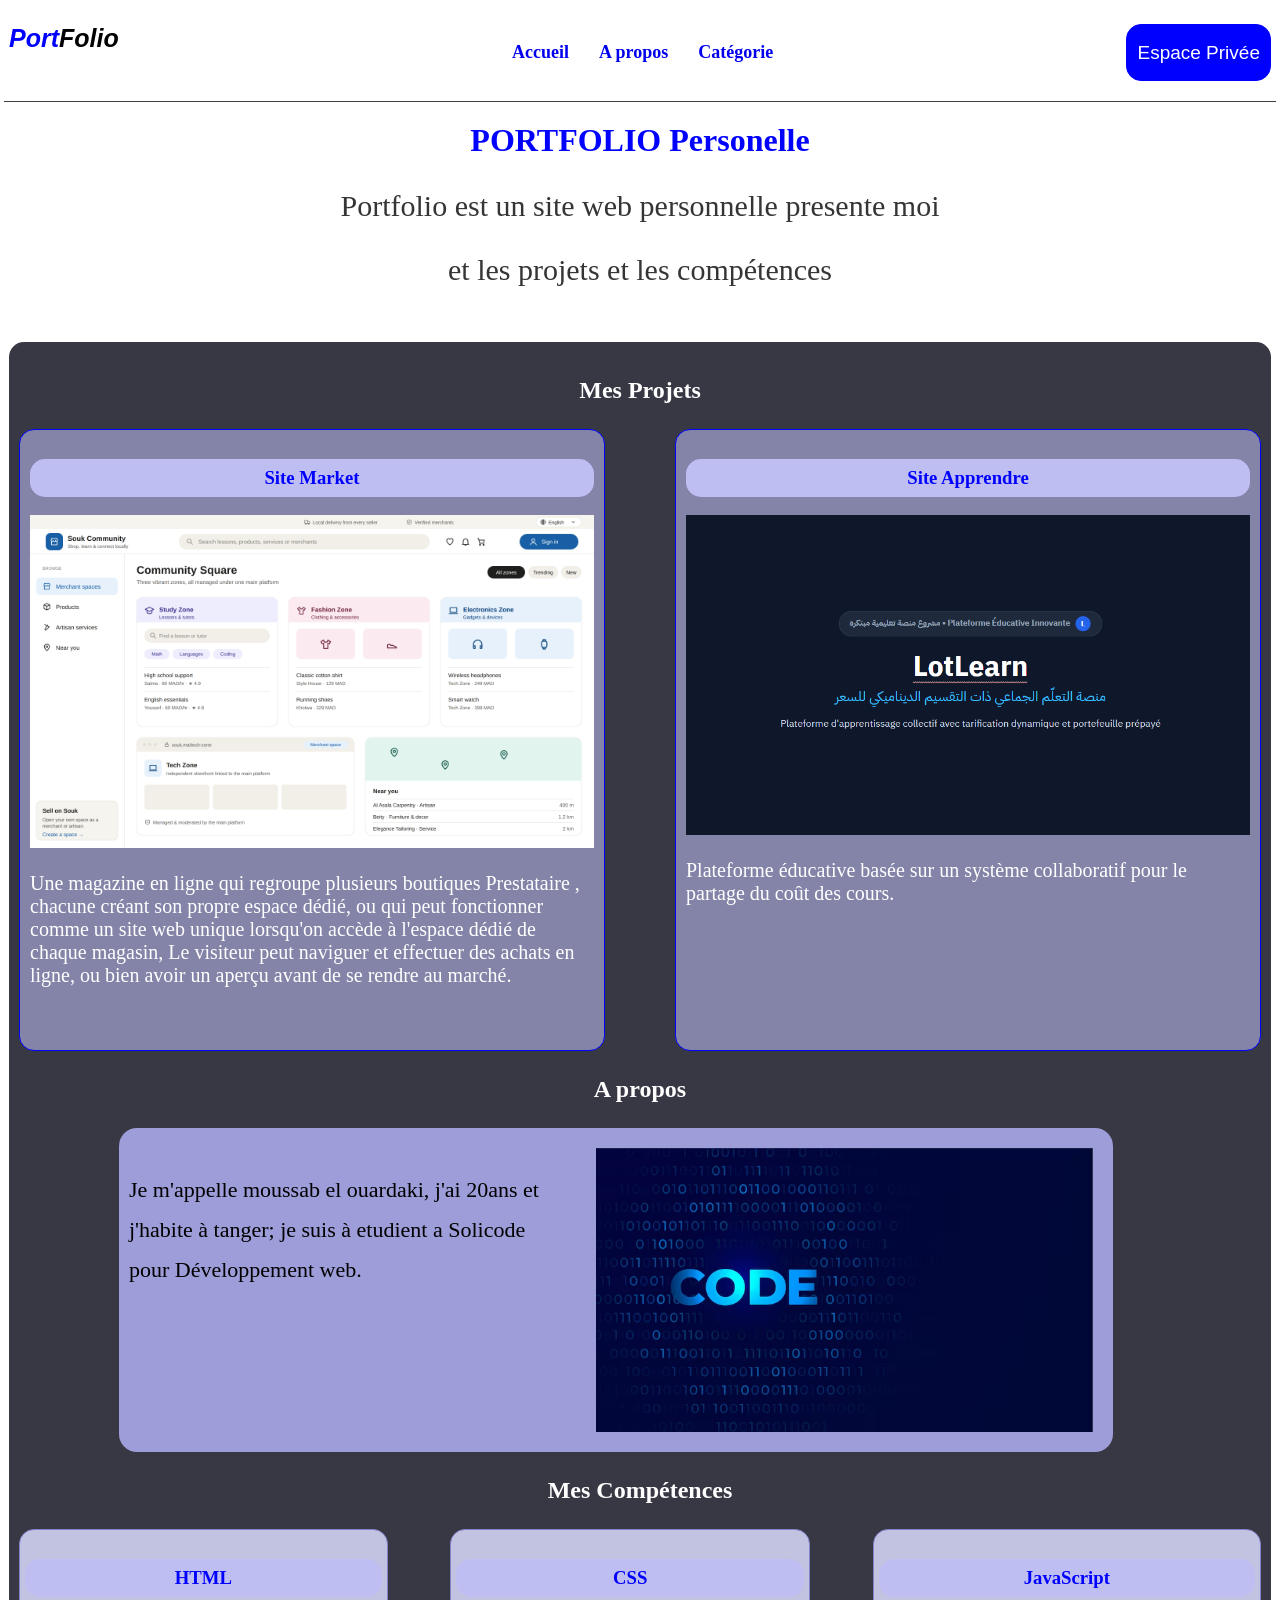
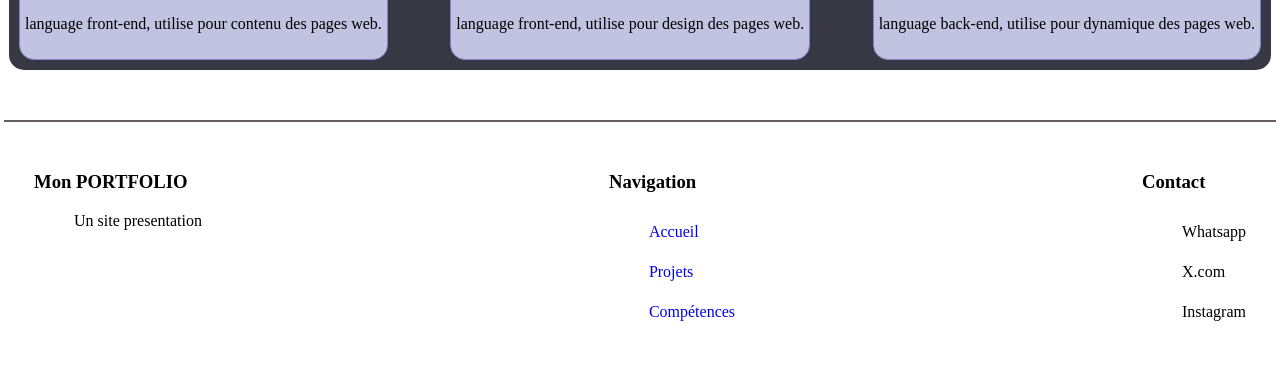
<file: S3 — Page d’accueil statique/livecoding/index.html>
<!doctype html>
<head>
    <meta charset="UTF-8">
    <title>LiveCoding</title>
    <link rel="stylesheet" href="style/code.css">
</head>

<body>
    <head class="head">
        <nav class="nav">
            <section class="name">
                <strong>Port</strong>Folio
            </section>
            <section class="categorie">
                <ul>
                    <il><a href="#accueil">Accueil</a></il>
                    <il><a href="#a-propos">A propos</a></il>
                    <il><a href="#catégorie">Catégorie</a></il>
                </ul>
            </section>
            <section class="espace-privée">
                Espace Privée
            </section>
        </nav>
        <div id="accueil" class="center">
            <h1>PORTFOLIO Personelle</h1>
            <p>Portfolio est un site web personnelle presente moi</p>
              <p> et les projets et les compétences</p>
        </div>
    </head>


    <main>

        <h2>Mes Projets</h2>
        <div id="projets" class="projets">
            <section class="projet1" >
                <h3>Site Market</h3>
                <img src="images/souk.png" alt="image de site souk">
                <p>
                    Une magazine en ligne qui regroupe plusieurs boutiques Prestataire ,
                     chacune créant son propre espace dédié, ou qui peut fonctionner comme 
                     un site web unique lorsqu'on accède à l'espace dédié de chaque magasin,
                      Le visiteur peut naviguer et effectuer des achats en ligne,
                     ou bien avoir un aperçu avant de se rendre au marché.
                </p>
            </section>
            <section class="projet2">
                <h3>Site Apprendre</h3>
                <img src="images/image.png" alt="image de site lotelearne">
                <p>
                    Plateforme éducative basée sur un système collaboratif pour le partage du coût des cours.
                </p>
            </section>
        </div>

        <h2>A propos</h2>
        <div class="a-propos">
            <section class="presente">
                
                <p>
                    Je m'appelle moussab el ouardaki, 
                    j'ai 20ans et j'habite à tanger; je suis à etudient a Solicode pour Développement web.
                </p>
            </section>
            <img src="images/image2.png" alt="image personnelle">
        </div>


        <h2>Mes Compétences</h2>
        <div id="compétences" class="compétense">
            
            <section class="html">
                <h3>HTML</h3>
                <p>
                    language front-end, utilise pour contenu des pages web.
                </p>
            </section>
            <section class="css">
                <h3>CSS</h3>
                <p>
                    language front-end, utilise pour design des pages web.
                </p>
            </section>
            <section class="javascript">
                <h3>JavaScript</h3>
                <p>
                    language back-end, utilise pour dynamique des pages web.
                </p>
            </section>
        </div>
    </main>

    <footer>
        <div class="footer">
            <div class="footer1">
                <h3>Mon PORTFOLIO</h3>
                <ul>
                    <il>Un site presentation</il>
                </ul>
            </div>
            <div class="footer2">
                <h3>Navigation</h3>
                <ul>
                    <il><a href="#accueil">Accueil</a></il><br>
                    <il><a href="#projets">Projets</a></il><br>
                    <il><a href="#compétences">Compétences</a></il>
                </ul>
            </div>
            <div class="footer3">
                <h3>Contact</h3>
                <ul>
                    <il>Whatsapp</il><br>
                    <il>X.com</il><br>
                    <il>Instagram</il>
                </ul>
            </div>
            
        </div>
    </footer>
</body>
</file>
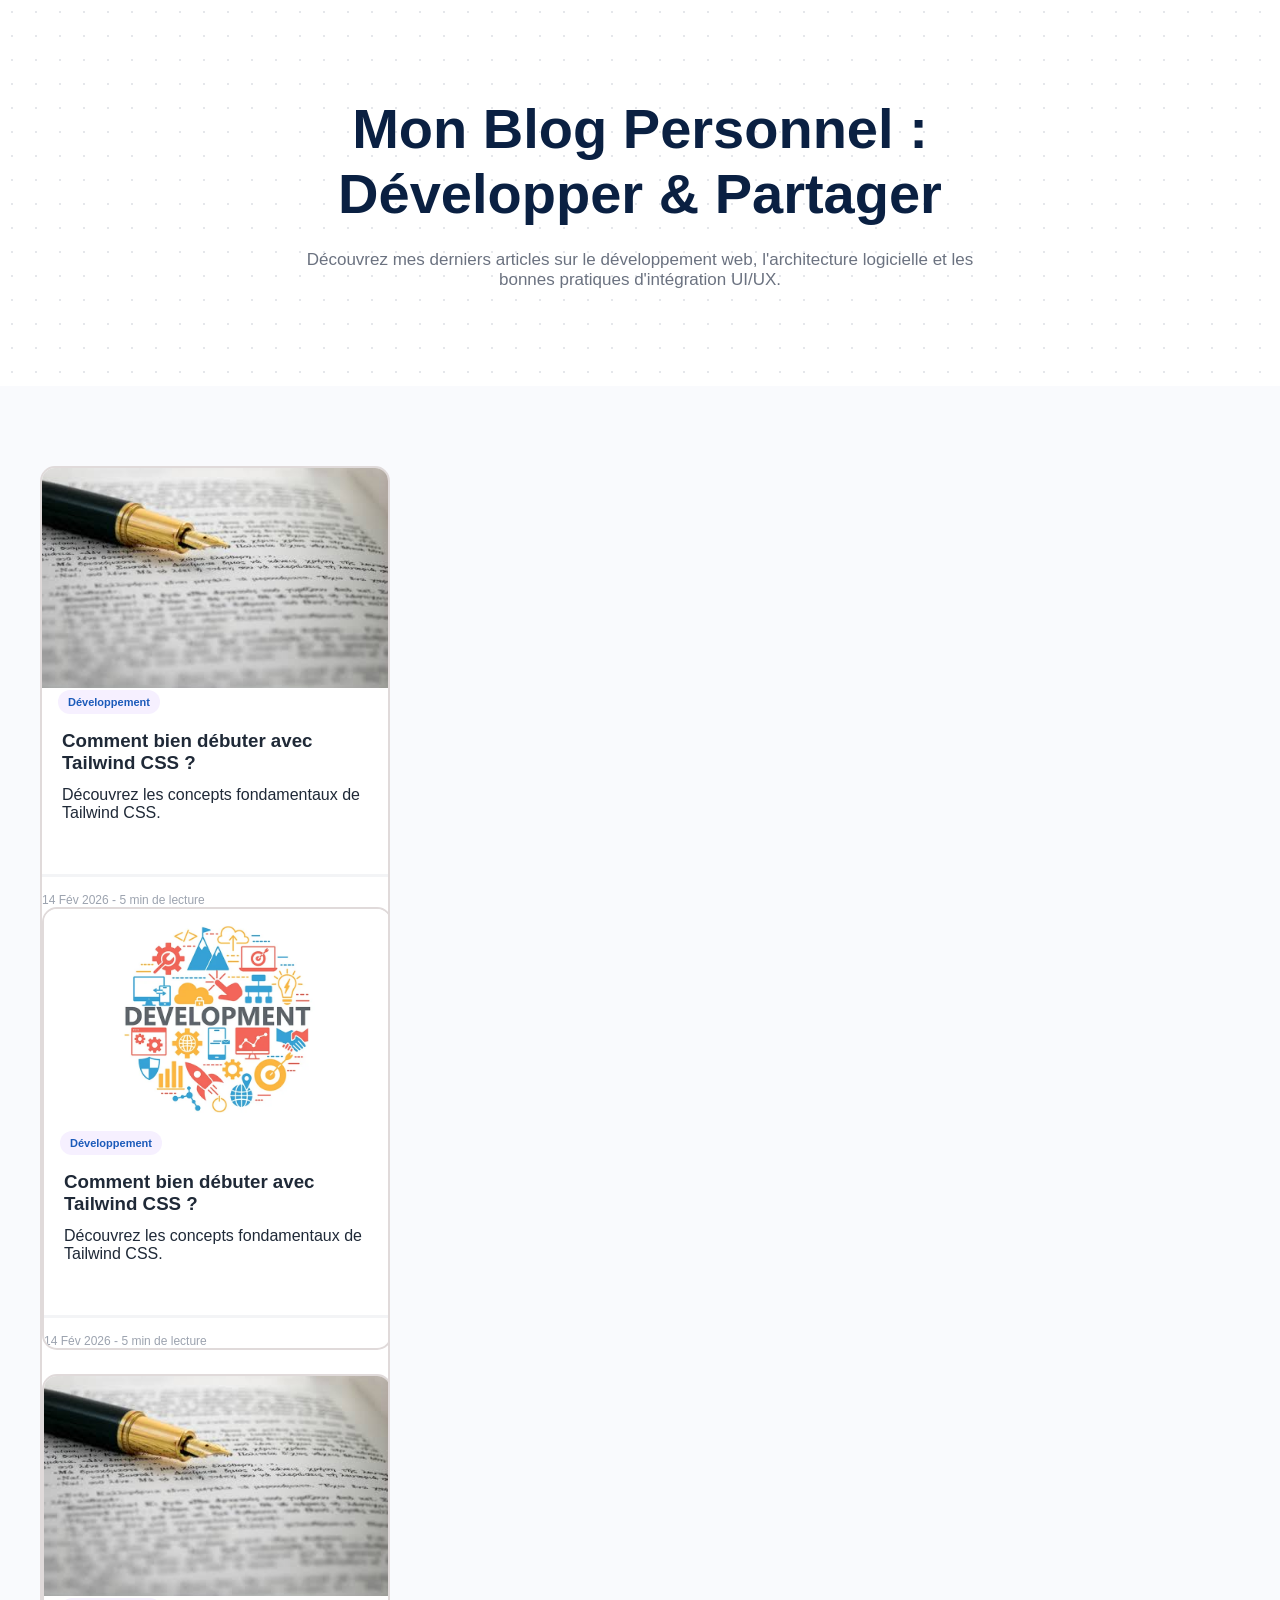
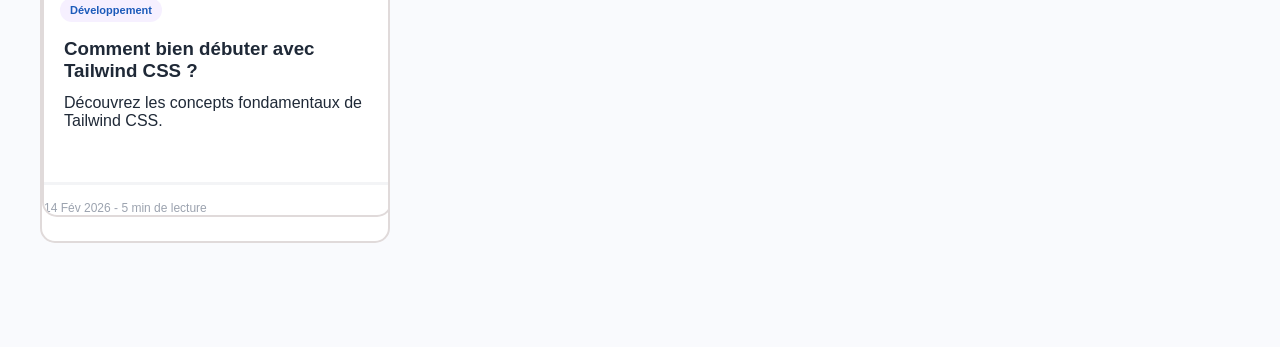
<file: S3 — Page d’accueil statique/T26_Regrouper_ressources_communes/index.html>
<!DOCTYPE html>
<html lang="fr">
<head>
    <meta charset="UTF-8">
    <title>Mon Blog</title>                                       
    <link rel="stylesheet" href="css\code.css">
    <link rel="stylesheet" href="css\components.css">
    <link rel="stylesheet" href="css\global.css">
</head>
<body>
    <section class="banniere-accueil">
        <h1>Mon Blog Personnel :<br><span>Développer &amp; Partager</span></h1>
        
        <p>Découvrez mes derniers articles sur le développement web, l'architecture logicielle et les bonnes pratiques d'intégration UI/UX.</p>
    </section>
    
    <section class="section-articles">
        <div class="conteneur-articles">
            
            <div class="carte-article">
                
                    <a href="#" class="carte-image">
                        <img src="images\author.jpg" alt="Code source">
                    </a>

                    <span class="etiquette-categorie">Développement</span>
                    
                    <div class="carte-contenu">
                        <h3>Comment bien débuter avec Tailwind CSS ?</h3>
                        <p>Découvrez les concepts fondamentaux de Tailwind CSS.</p>
                    </div>

                    <div class="carte-meta">
                        <span>14 Fév 2026</span>
                        <span>- 5 min de lecture</span>
                    </div>
                    
                
                <div class="carte-article">
                    <a href="#" class="carte-image">
                        <img src="images\imageT212.webp" alt="Code source">
                    </a>

                    <span class="etiquette-categorie">Développement</span>
                    
                    <div class="carte-contenu">
                        <h3>Comment bien débuter avec Tailwind CSS ?</h3>
                        <p>Découvrez les concepts fondamentaux de Tailwind CSS.</p>
                    </div>

                    <div class="carte-meta">
                        <span>14 Fév 2026</span>
                        <span>- 5 min de lecture</span>
                    </div>
                </div>
                
                <div class="carte-article">
        
                    <a href="#" class="carte-image">
                        <img src="images\author.jpg" alt="Code source">
                    </a>

                    <span class="etiquette-categorie">Développement</span>
                    
                    <div class="carte-contenu">
                        <h3>Comment bien débuter avec Tailwind CSS ?</h3>
                        <p>Découvrez les concepts fondamentaux de Tailwind CSS.</p>
                    </div>

                    <div class="carte-meta">
                        <span>14 Fév 2026</span>
                        <span>- 5 min de lecture</span>
                    </div>
                    
                </div>
            </div>

        </div>
    </section>

</body>
</html>
</file>
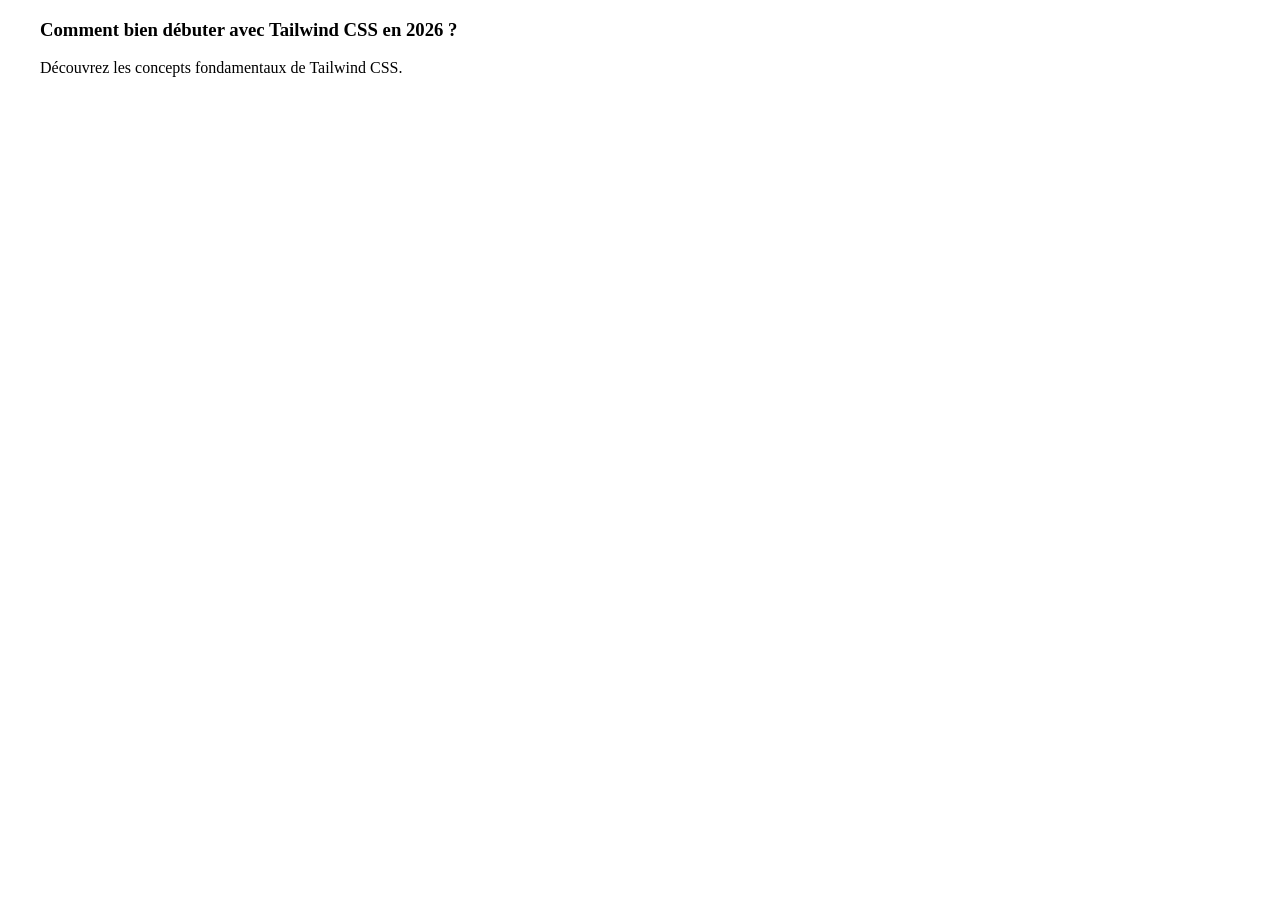
<file: S3 — Page d’accueil statique/CSS/T21_Contraindre_dimensions_carte/index.html>
<!DOCTYPE html>
<html lang="fr">
<head>
    <meta charset="UTF-8">
    <title>Mon Blog</title>
    <link rel="stylesheet" href="pages.css">
</head>
<body>
    
    <!-- Nouveau conteneur principal -->
    <section class="section-articles">
        <div class="conteneur-articles">
            
            <div class="carte-article">
                <div class="carte-contenu">
                    <h3>Comment bien débuter avec Tailwind CSS en 2026 ?</h3>
                    <p>Découvrez les concepts fondamentaux de Tailwind CSS.</p>
                </div>
            </div>

        </div>
    </section>

</body>
</html>
</file>
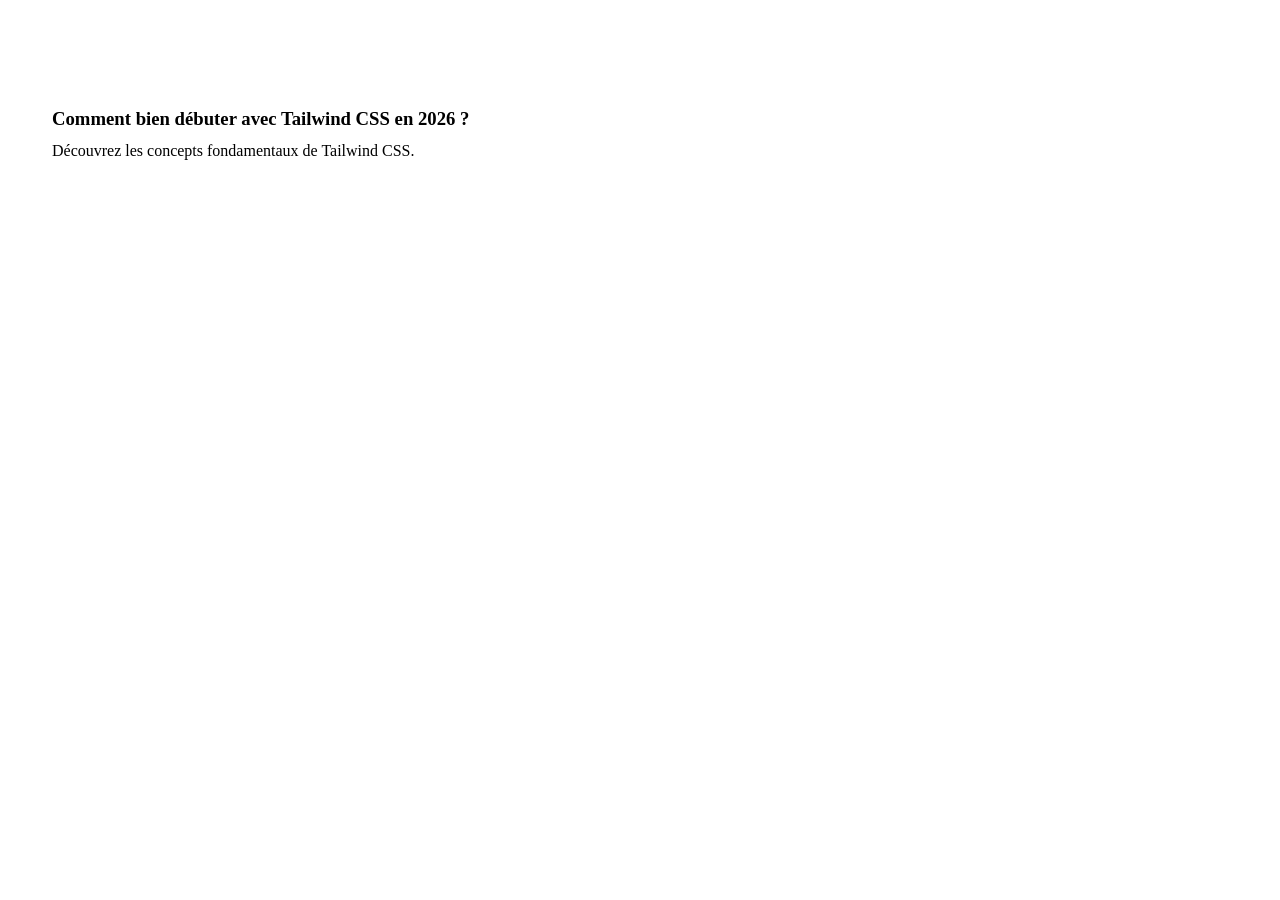
<file: S3 — Page d’accueil statique/CSS/T22_Organiser_espace_carte/index.html>
<!DOCTYPE html>
<html lang="fr">
<head>
    <meta charset="UTF-8">
    <title>Mon Blog</title>                                       
    <link rel="stylesheet" href="components.css">
</head>
<body>
    
    <!-- Nouveau conteneur principal -->
    <section class="section-articles">
        <div class="conteneur-articles">
            
            <div class="carte-article">
                <div class="carte-contenu">
                    <h3>Comment bien débuter avec Tailwind CSS en 2026 ?</h3>
                    <p>Découvrez les concepts fondamentaux de Tailwind CSS.</p>
                </div>
            </div>

        </div>
    </section>

</body>
</html>
</file>
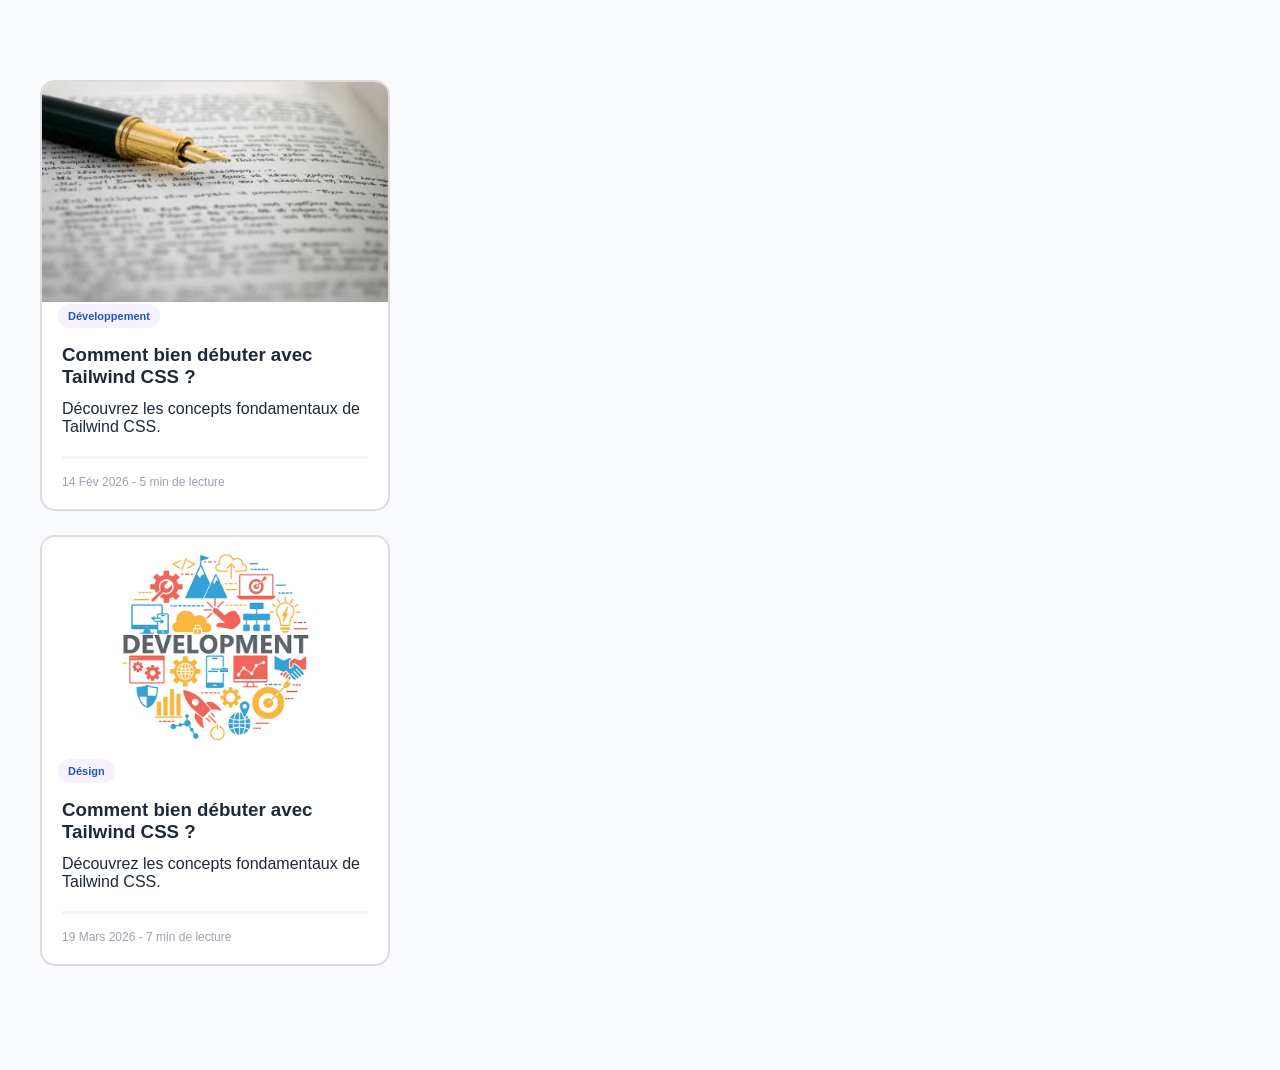
<file: S3 — Page d’accueil statique/CSS/T24_Construire_carte_article_homogène/index.html>
<!DOCTYPE html>
<html lang="fr">
<head>
    <meta charset="UTF-8">
    <title>Mon Blog</title>                                       
    <link rel="stylesheet" href="code.css">
    <link rel="stylesheet" href="components.css">
    <link rel="stylesheet" href="global.css">
</head>
<body>
    
    <!-- Nouveau conteneur principal -->
    <section class="section-articles">
        <div class="conteneur-articles">
            
            <div class="carte-article">
        
                    <!-- Nouveau bloc image -->
                    <a href="#" class="carte-image">
                        <img src="author.jpg" alt="Code source">
                    </a>
                    <span class="etiquette-categorie">Développement</span>
                    
                    <!-- Bloc de contenu déjà existant -->
                    <div class="carte-contenu">
                        <h3>Comment bien débuter avec Tailwind CSS ?</h3>
                        <p>Découvrez les concepts fondamentaux de Tailwind CSS.</p>
                        <div class="carte-meta">
                            <span>14 Fév 2026</span>
                            <span>- 5 min de lecture</span>
                        </div>
                    </div>
                    

                
            </div>
            <div class="carte-article">
        
                <!-- Nouveau bloc image -->
                <a href="#" class="carte-image">
                    <img src="imageT212.webp" alt="Code source">
                </a>
                <span class="etiquette-categorie">Désign</span>
                
                <!-- Bloc de contenu déjà existant -->
                <div class="carte-contenu">
                    <h3>Comment bien débuter avec Tailwind CSS ?</h3>
                    <p>Découvrez les concepts fondamentaux de Tailwind CSS.</p>
                    <div class="carte-meta">
                        <span>19 Mars 2026</span>
                        <span>- 7 min de lecture</span>
                    </div>
                </div>
                
            
        </div>
        </div>
    </section>

</body>
</html>
</file>
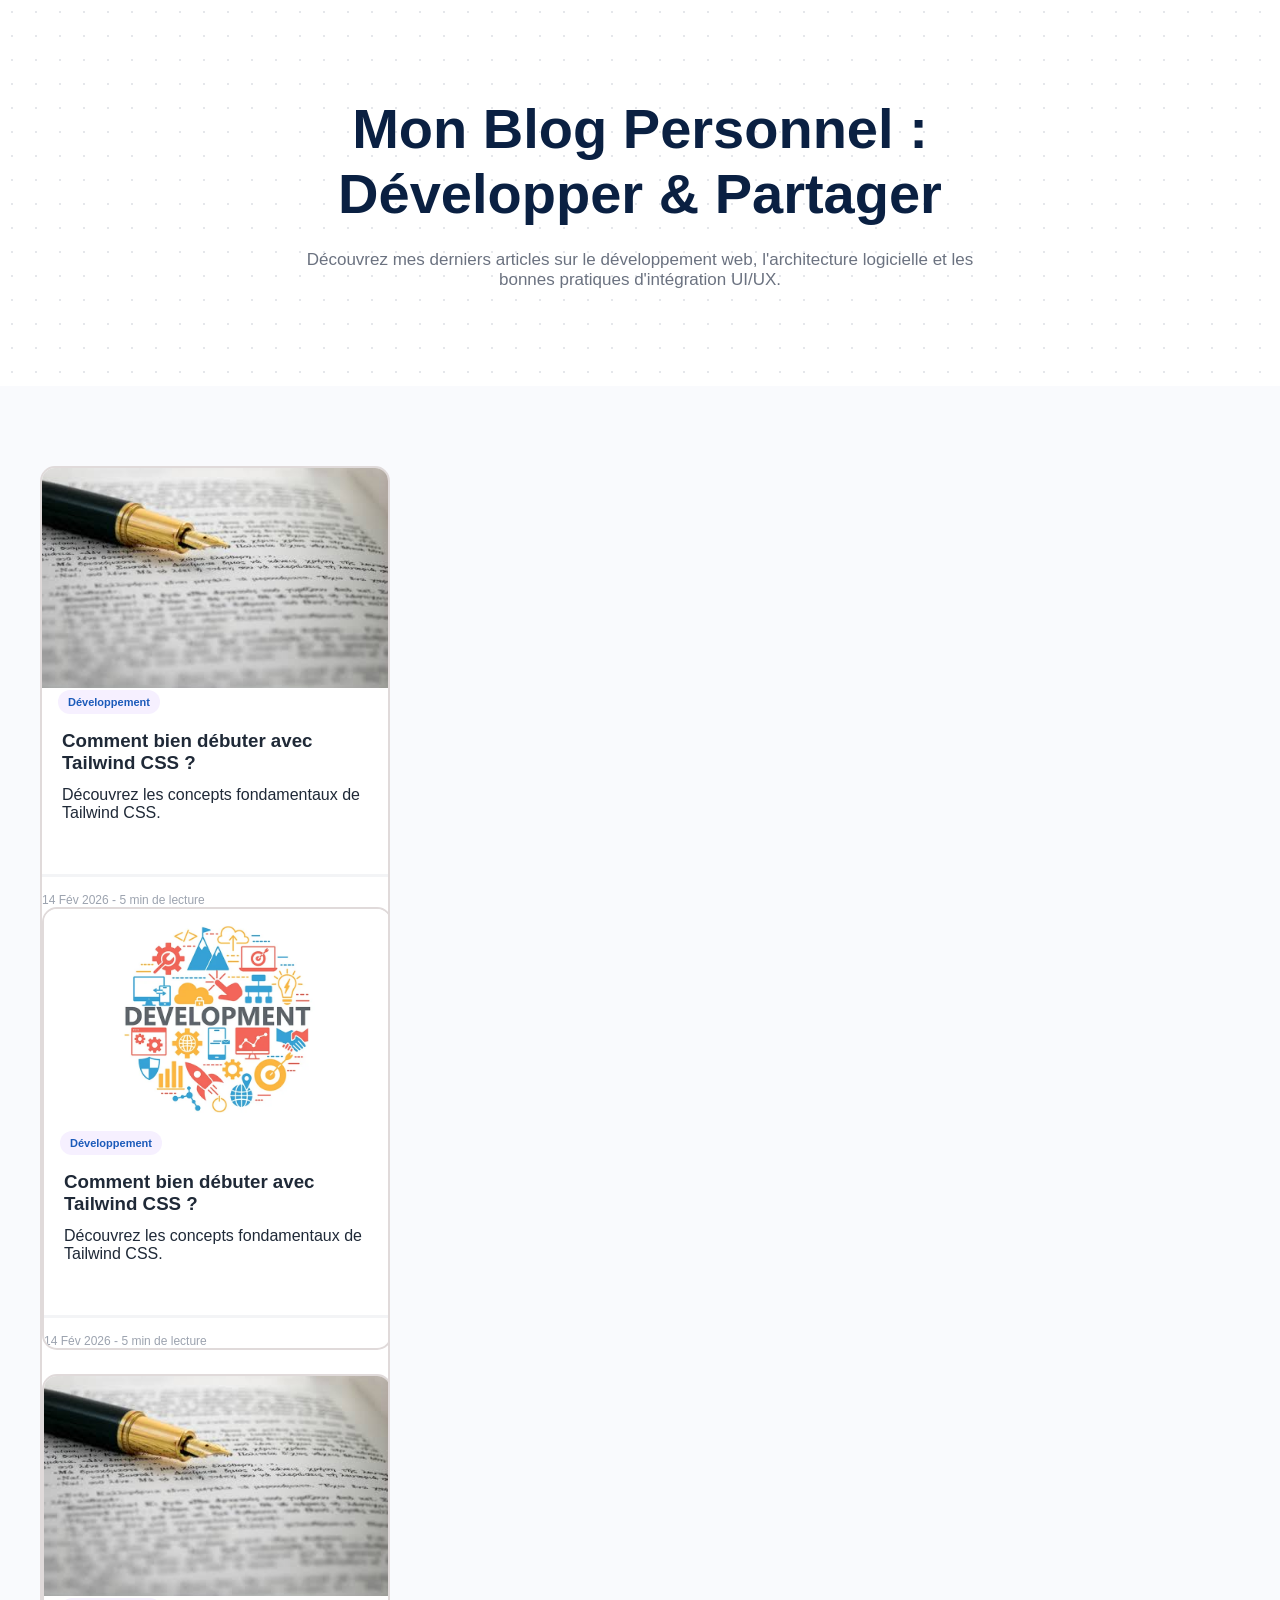
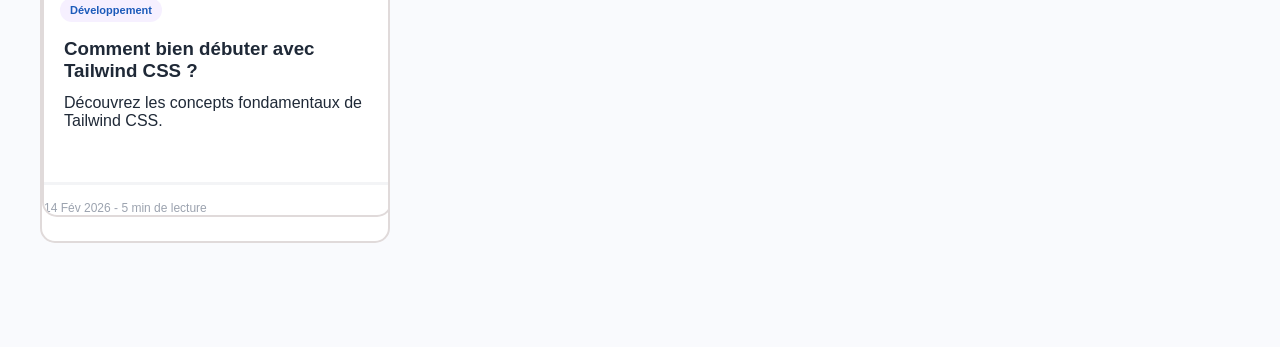
<file: S3 — Page d’accueil statique/CSS/T25_synthese_cates_articles/index.html>
<!DOCTYPE html>
<html lang="fr">
<head>
    <meta charset="UTF-8">
    <title>Mon Blog</title>                                       
    <link rel="stylesheet" href="code.css">
    <link rel="stylesheet" href="components.css">
    <link rel="stylesheet" href="global.css">
</head>
<body>
    <section class="banniere-accueil">
        <h1>Mon Blog Personnel :<br><span>Développer &amp; Partager</span></h1>
        
        <p>Découvrez mes derniers articles sur le développement web, l'architecture logicielle et les bonnes pratiques d'intégration UI/UX.</p>
    </section>
    
    <section class="section-articles">
        <div class="conteneur-articles">
            
            <div class="carte-article">
                
                    <a href="#" class="carte-image">
                        <img src="author.jpg" alt="Code source">
                    </a>

                    <span class="etiquette-categorie">Développement</span>
                    
                    <div class="carte-contenu">
                        <h3>Comment bien débuter avec Tailwind CSS ?</h3>
                        <p>Découvrez les concepts fondamentaux de Tailwind CSS.</p>
                    </div>

                    <div class="carte-meta">
                        <span>14 Fév 2026</span>
                        <span>- 5 min de lecture</span>
                    </div>
                    
                
                <div class="carte-article">
                    <a href="#" class="carte-image">
                        <img src="imageT212.webp" alt="Code source">
                    </a>

                    <span class="etiquette-categorie">Développement</span>
                    
                    <div class="carte-contenu">
                        <h3>Comment bien débuter avec Tailwind CSS ?</h3>
                        <p>Découvrez les concepts fondamentaux de Tailwind CSS.</p>
                    </div>

                    <div class="carte-meta">
                        <span>14 Fév 2026</span>
                        <span>- 5 min de lecture</span>
                    </div>
                </div>
                
                <div class="carte-article">
        
                    <a href="#" class="carte-image">
                        <img src="author.jpg" alt="Code source">
                    </a>

                    <span class="etiquette-categorie">Développement</span>
                    
                    <div class="carte-contenu">
                        <h3>Comment bien débuter avec Tailwind CSS ?</h3>
                        <p>Découvrez les concepts fondamentaux de Tailwind CSS.</p>
                    </div>

                    <div class="carte-meta">
                        <span>14 Fév 2026</span>
                        <span>- 5 min de lecture</span>
                    </div>
                    
                </div>
            </div>

        </div>
    </section>

</body>
</html>
</file>
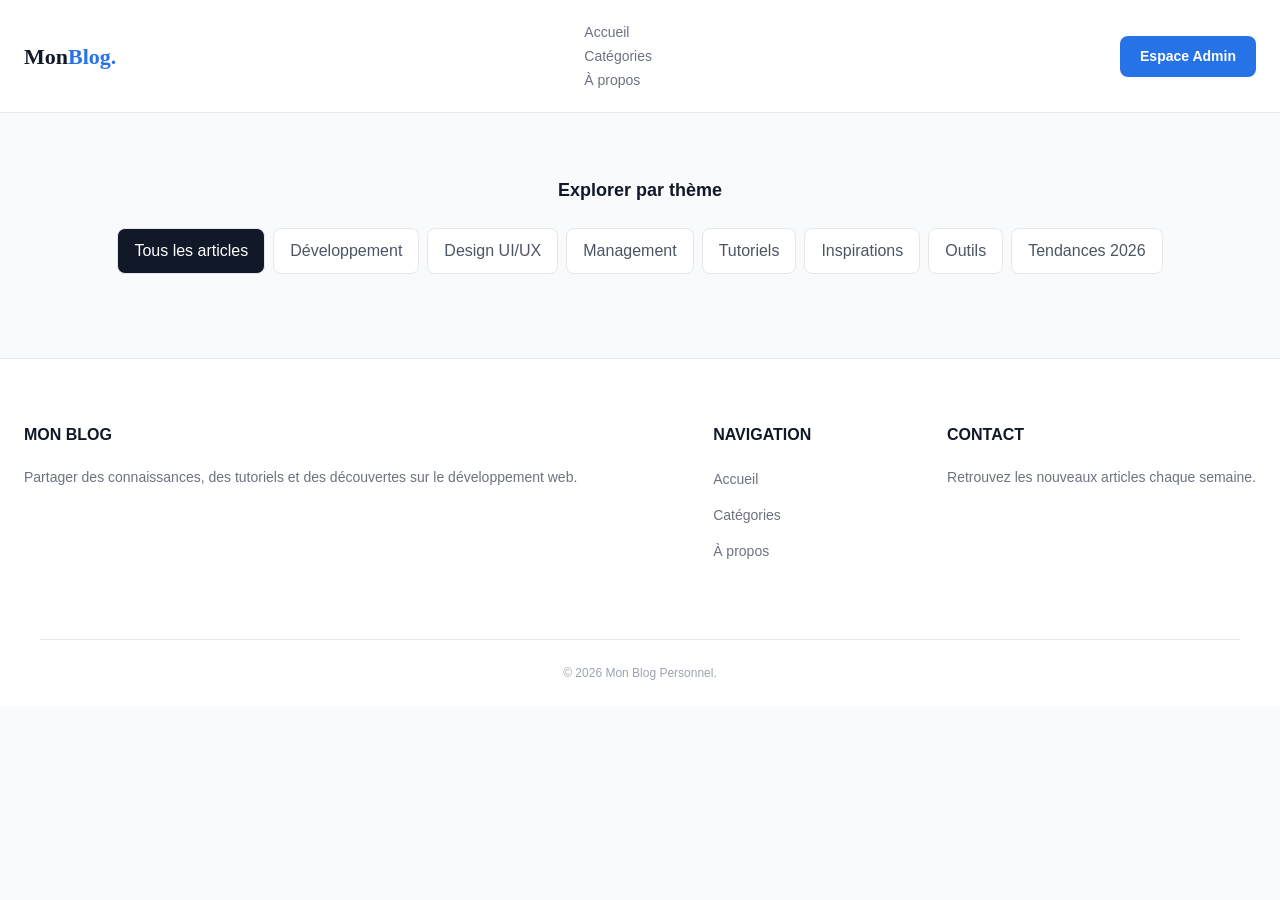
<file: S3 — Page d’accueil statique/CSS/T31_Faire_passer_éléments_ligne/index.html>
<!DOCTYPE html>
<html lang="fr">
<head>
    <meta charset="UTF-8">
    <meta name="viewport" content="width=device-width, initial-scale=1.0">
    <title>Mon Blog Personnel - Accueil</title>
    <!-- Chargement des différents fichiers CSS -->
    <link rel="stylesheet" href="css/global.css">
    <link rel="stylesheet" href="css/layout.css">
    <link rel="stylesheet" href="css/components.css">
    <link rel="stylesheet" href="css/pages.css">
</head>
<body>
    <header class="en-tete-site">
        <nav class="barre-navigation">
            <a href="index.html" class="logo">
                <span class="logo-sombre">Mon</span><span class="logo-couleur">Blog.</span>
            </a>
            <ul class="liens-navigation">
                <li><a href="#">Accueil</a></li>
                <li><a href="#">Catégories</a></li>
                <li><a href="#">À propos</a></li>
            </ul>
            <a href="#" class="bouton-principal">Espace Admin</a>
        </nav>
    </header>
    <section class="filtre-categories">
        <h2>Explorer par thème</h2>
        <div class="liste-filtres">
            <a href="#" class="pilule-filtre actif">Tous les articles</a>
            <a href="#" class="pilule-filtre">Développement</a>
            <a href="#" class="pilule-filtre">Design UI/UX</a>
            <a href="#" class="pilule-filtre">Management</a>
            <a href="#" class="pilule-filtre">Tutoriels</a>
            <a href="#" class="pilule-filtre">Inspirations</a>
            <a href="#" class="pilule-filtre">Outils</a>
            <a href="#" class="pilule-filtre">Tendances 2026</a>
        </div>
    </section>
    <footer class="pied-de-page">
        <div class="conteneur-pied-de-page">
            <div class="colonne-pied-de-page">
                <h2>Mon Blog</h2>
                <p>Partager des connaissances, des tutoriels et des découvertes sur le développement web.</p>
            </div>
            <div class="colonne-pied-de-page">
                <h2>Navigation</h2>
                <ul>
                    <li><a href="#">Accueil</a></li>
                    <li><a href="#">Catégories</a></li>
                    <li><a href="#">À propos</a></li>
                </ul>
            </div>
            <div class="colonne-pied-de-page">
                <h2>Contact</h2>
                <p>Retrouvez les nouveaux articles chaque semaine.</p>
            </div>
        </div>
        <div class="bas-pied-de-page">
            <p>&copy; 2026 Mon Blog Personnel.</p>
        </div>
    </footer>
</body>
</html>
</file>
<file: S3 — Page d’accueil statique/livecoding/style/code.css>
body {
    max-width:100%;
    margin:4px;
    background:rgb(255, 255, 255);
}
.nav {
    display:flex;
    justify-content:space-between;
    padding:20px 5px;
    border-bottom:1px solid rgb(63, 61, 61);
}
.name strong {
    color:blue;
}
.name {
    font-family:'Gill Sans', 'Gill Sans MT', Calibri, 'Trebuchet MS', sans-serif ;
    font-style:italic;
    font-weight:bolder;
    font-size:25px;
}
.categorie ul {
    display:flex;
    gap:30px;
    font-size:18px;
    align-items:center;
    color:blue;
    font-weight:bolder;
}
a {
    text-decoration:none;
}
.espace-privée {
    display:flex;
    background:blue;
    color:white;
    padding:10px;
    border:1px solid blue;
    border-radius:15px;
    align-items:center;
    font-size:19px;
    font-family:'Lucida Sans', 'Lucida Sans Regular', 'Lucida Grande', 'Lucida Sans Unicode', Geneva, Verdana, sans-serif;
}

.center {
    margin:20px 0;
    height:200px;
}
.center h1{
    display:flex;
    justify-content:center;
    font: size 20px;color:blue;
    margin:20px 0 15px 0;
}
.center p {
    display:flex;
    justify-content:center;
    font-size:30px;
    color:rgb(54, 53, 53);
    margin-top:30px;
}

main {
    background:rgb(56, 56, 68);
    margin:5px;
    border-radius:15px;
    padding:10px;
}

h2 {
    color:white;
    display:block;
    text-align:center;
    margin:25px 0;
}

.projets {
    display:flex;
    justify-content:space-between;
    gap:70px;
    flex:1;
}
.projets img {
    width:100%;
}
.projet1  {
    width:50%;
    border:1px solid blue;
}
.projets section {
    flex: 1;
    height:600px;
    padding:10px;
    border-radius:15px;
    border:1px solid blue;
    background:rgb(132, 132, 169);
}
.projets h3 {
    text-align:center;
    background:rgb(190, 190, 242);
    color:blue;
    border-radius:15px;
    padding:8px 0;
}
.projets p {
    color:rgb(255, 255, 255);
    font-size:20px;
}


/*a propos*/

.a-propos {
    display:flex;
    width:80%;
    margin-left:100px;
    background:rgb(157, 157, 217);
    border-radius:18px;
}
.a-propos img {
    width:50%;
    border-radius:15px;
    padding:20px;
}
.a-propos p {
    padding:20px 10px;
    font-size:22px;
    line-height:40px;
}



.compétense section {
    background:rgb(194, 194, 225);
    gap:5px;
    padding:10px 5px;
    border-radius: 15px;
    border:1px solid rgb(131, 131, 202);
}

.compétense {
    display:flex;
    justify-content:space-between;
    flex:1;
}
.compétense h3{
    text-align:center;
    background:rgb(190, 190, 242);
    color:blue;
    border-radius:15px;
    padding:8px 0;
}

.footer {
    display:flex;
    justify-content:space-between;
    padding:30px;
    border-top:2px solid rgb(101, 93, 93);
    margin-top:50px;
}
.footer2 ul {
    line-height:40px;
}

.footer3 ul {
    line-height:40px;
}
</file>
<file: S3 — Page d’accueil statique/CSS/T21_Contraindre_dimensions_carte/pages.css>
/* css/pages.css */
.conteneur-articles {
    max-width: 1200px;
    /* La marge "auto" à gauche et à droite centre l'élément */
    margin: 0 auto; 
}
</file>
<file: S3 — Page d’accueil statique/CSS/T22_Organiser_espace_carte/components.css>
.carte-contenu {
    padding:20px;
}
.carte-article {
    margin-bottom:24px;
}
.carte-contenu h3{
    margin:0;
}
.carte-contenu p{
    margin:12px 0;
}
.section-articles{
    padding: 80px 24px;
}
</file>
<file: S3 — Page d’accueil statique/CSS/T24_Construire_carte_article_homogène/code.css>
.etiquette-categorie {

    margin:16px 16px 0;
    padding:6px 19;
    margin:16px 16px 0;
    padding:6px 10px;
    font-size:11px;
    font-weight:700;
    border-radius:99px;
    background:#f6f0ff;
    color:#1c5bba;
}
.carte-meta {
    border-top:3px solid #f3f4f6;
    padding-top:16px;
    font-size:12px;
    color:#9ca3af;
    margin-top:20px;
}
.conteneur-articles {
    max-width:1200px;
    margin:0 auto;
}
</file>
<file: S3 — Page d’accueil statique/CSS/T24_Construire_carte_article_homogène/components.css>
.carte-article {
    width:350px;
    border:2px solid rgb(224, 218, 218);
    background:#ffffff;
    border-radius:15px;
    overflow:hidden;
    margin-bottom:24px;
}
.carte-image {
    display:block;
}
.carte-image img {
    height:220px;
    width:100%;
    object-fit:cover;
}
.carte-contenu {
    padding: 20px;
}
.carte-contenu h3 {
    margin: 0; /* Enlève la marge par défaut du titre */
}

.carte-contenu p {
    margin: 12px 0; /* 12px en haut et en bas, 0 à gauche et à droite */
}
</file>
<file: S3 — Page d’accueil statique/CSS/T24_Construire_carte_article_homogène/global.css>
* {
    box-sizing: border-box;
}
body {
    margin:0;
    background:#f9fafd;
    font-family:Arial, Helvetica, sans-serif;
    color:#1f2937;
}
.section-articles {
    padding:80px 24px;
}
</file>
<file: S3 — Page d’accueil statique/CSS/T25_synthese_cates_articles/code.css>
.banniere-accueil {
    padding:96px 24px;
    text-align:center;
    background:#ffffff;
    background-image:radial-gradient(#e5e7eb 1px,transparent 1px); 
    background-size:24px 24px;
}

.banniere-accueil h1{
    margin:0 auto;
    max-width:850px;
    font-size:56px;
    color:#0a2042;
}
.banniere-accueil p{
    max-width:680px;
    margin: 24px auto 0;
    font-size:17px;
    color:#6b7280;
}

/*T24*/
.etiquette-categorie {

    margin:16px 16px 0;
    padding:6px 19;
    margin:16px 16px 0;
    padding:6px 10px;
    font-size:11px;
    font-weight:700;
    border-radius:99px;
    background:#f6f0ff;
    color:#1c5bba;
}
.carte-meta {
    border-top:3px solid #f3f4f6;
    padding-top:16px;
    font-size:12px;
    color:#9ca3af;
    margin-top:20px;
}
.conteneur-articles {
    max-width:1200px;
    margin:0 auto;
}
</file>
<file: S3 — Page d’accueil statique/CSS/T25_synthese_cates_articles/components.css>
.carte-article {
    width:350px;
    border:2px solid rgb(224, 218, 218);
    background:#ffffff;
    border-radius:15px;
    overflow:hidden;
    margin-bottom:24px;
}
.carte-image {
    display:block;
}
.carte-image img {
    height:220px;
    width:100%;
    object-fit:cover;
}
.carte-contenu {
    padding: 20px;
}
.carte-contenu h3 {
    margin: 0; /* Enlève la marge par défaut du titre */
}

.carte-contenu p {
    margin: 12px 0; /* 12px en haut et en bas, 0 à gauche et à droite */
}
</file>
<file: S3 — Page d’accueil statique/CSS/T25_synthese_cates_articles/global.css>
* {
    box-sizing: border-box;
}
body {
    margin:0;
    background:#f9fafd;
    font-family:Arial, Helvetica, sans-serif;
    color:#1f2937;
}
.section-articles {
    padding:80px 24px;
}
</file>
<file: S3 — Page d’accueil statique/CSS/T31_Faire_passer_éléments_ligne/css/global.css>
body { margin: 0; color: #1f2937; background: #f9fafb; font-family: Arial, sans-serif; line-height: 1.5; }
a { color: inherit; text-decoration: none; }
ul { list-style: none; padding: 0; margin: 0; }
</file>
<file: S3 — Page d’accueil statique/CSS/T31_Faire_passer_éléments_ligne/css/layout.css>
.en-tete-site { padding: 20px 24px; background: white; border-bottom: 1px solid #e5e7eb; }
.logo { font-family: Georgia, serif; font-size: 22px; font-weight: 900; }
.logo-sombre { color: #111827; }
.logo-couleur { color: #2673e8; }
.liens-navigation a { color: #6b7280; font-size: 14px; font-weight: 500; }
.barre-navigation {display:flex; align-items:center;
}
.pied-de-page { margin-top: 80px; padding: 64px 24px 24px; background: white; border-top: 1px solid #e5e7eb; }
.colonne-pied-de-page h2 { margin: 0 0 20px; color: #111827; font-size: 16px; text-transform: uppercase; }
.colonne-pied-de-page p, .colonne-pied-de-page a { color: #6b7280; font-size: 14px; }
.colonne-pied-de-page li { margin-bottom: 12px; }
.bas-pied-de-page { max-width: 1200px; margin: 64px auto 0; padding-top: 24px; text-align: center; border-top: 1px solid #e5e7eb; }
.bas-pied-de-page p { margin: 0; color: #9ca3af; font-size: 12px; }

.conteneur-pied-de-page{
    display:flex;
}
.barre-navigation {
    justify-content:space-between;
}
.conteneur-pied-de-page {
    justify-content:space-between;
}
</file>
<file: S3 — Page d’accueil statique/CSS/T31_Faire_passer_éléments_ligne/css/components.css>
.bouton-principal { display: inline-block; padding: 10px 20px; color: white; background: #2673e8; border-radius: 8px; font-size: 14px; font-weight: 600; text-align: center; }
.pilule-filtre { display: inline-block; padding: 10px 16px; margin: 4px; color: #4b5563; background: white; border: 1px solid #e5e7eb; border-radius: 8px; }
.pilule-filtre.actif { color: white; background: #111827; }
</file>
<file: S3 — Page d’accueil statique/CSS/T31_Faire_passer_éléments_ligne/css/pages.css>
.filtre-categories { margin: 64px 24px; text-align: center; }
.filtre-categories h2 { margin: 0 0 20px; color: #111827; font-size: 18px;}
.liste-filtres {
    display:flex;
    flex-wrap:wrap;
    justify-content:center;
}
</file>
